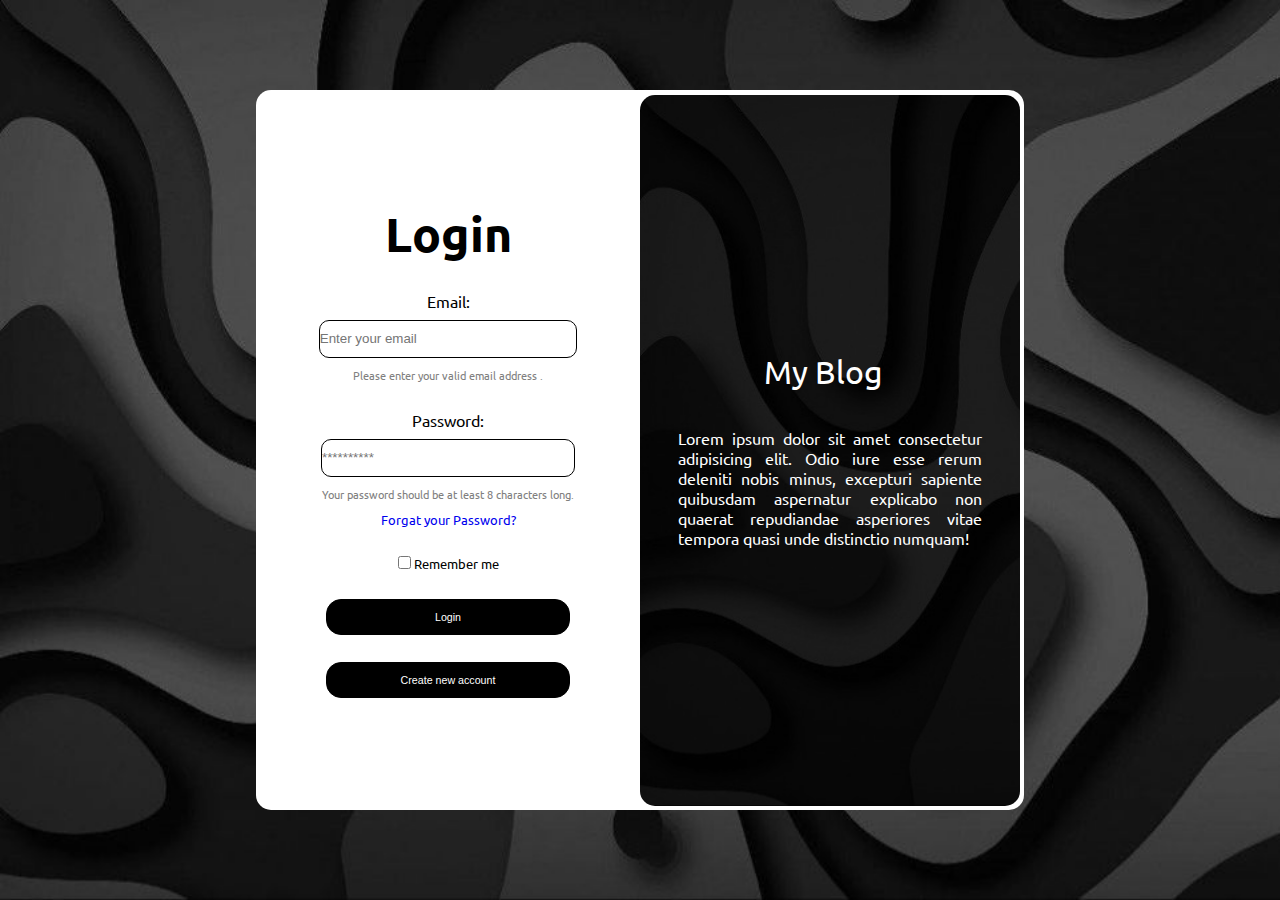
<file: index.html>
<!DOCTYPE html>
<html lang="en">
  <head>
    <meta charset="UTF-8" />
    <meta name="viewport" content="width=device-width, initial-scale=1.0" />
    <title>Login</title>
    <link rel="stylesheet" href="style.css" />
  </head>
  <body>
    <section class="sec-login">
      <div class="container">
        <div class="form-login">
          <p class="login-header"><b>Login</b></p>
          <div class="login-email">
            <label for="email">Email:</label>
            <input type="email" id="email" placeholder="Enter your email"/>
            <span class="input-description">Please enter your valid email address .</span>
          </div>

          <div class="login-password">
            <label for="pass">Password:</label>
            <input type="password" id="pass" placeholder="**********"/>
            <span class="input-description">Your password should be at least 8 characters long.</span>
            <div class="login-forgat-pass">
              <p><a href="#">Forgat your Password?</a></p>
            </div>
          </div>

          <div class="remember-me">
            <label>
              <input type="checkbox" name="remember" /> Remember me
            </label>
          </div>

          <div class="login-btn">
            <button type="submit"><a href="./my-blog.html">Login</a></button>
          </div>

          <div class="new-account">
            <button type="submit"><a href="./register.html">Create new account</a></button>
          </div>
        </div>
        <div class="about-me">
          <p class="titel">My Blog</p>
          <p class="para-about-me">
            Lorem ipsum dolor sit amet consectetur adipisicing elit. Odio iure
            esse rerum deleniti nobis minus, excepturi sapiente quibusdam
            aspernatur explicabo non quaerat repudiandae asperiores vitae
            tempora quasi unde distinctio numquam!
          </p>
        </div>
      </div>
    </section>
  </body>
</html>
</file>
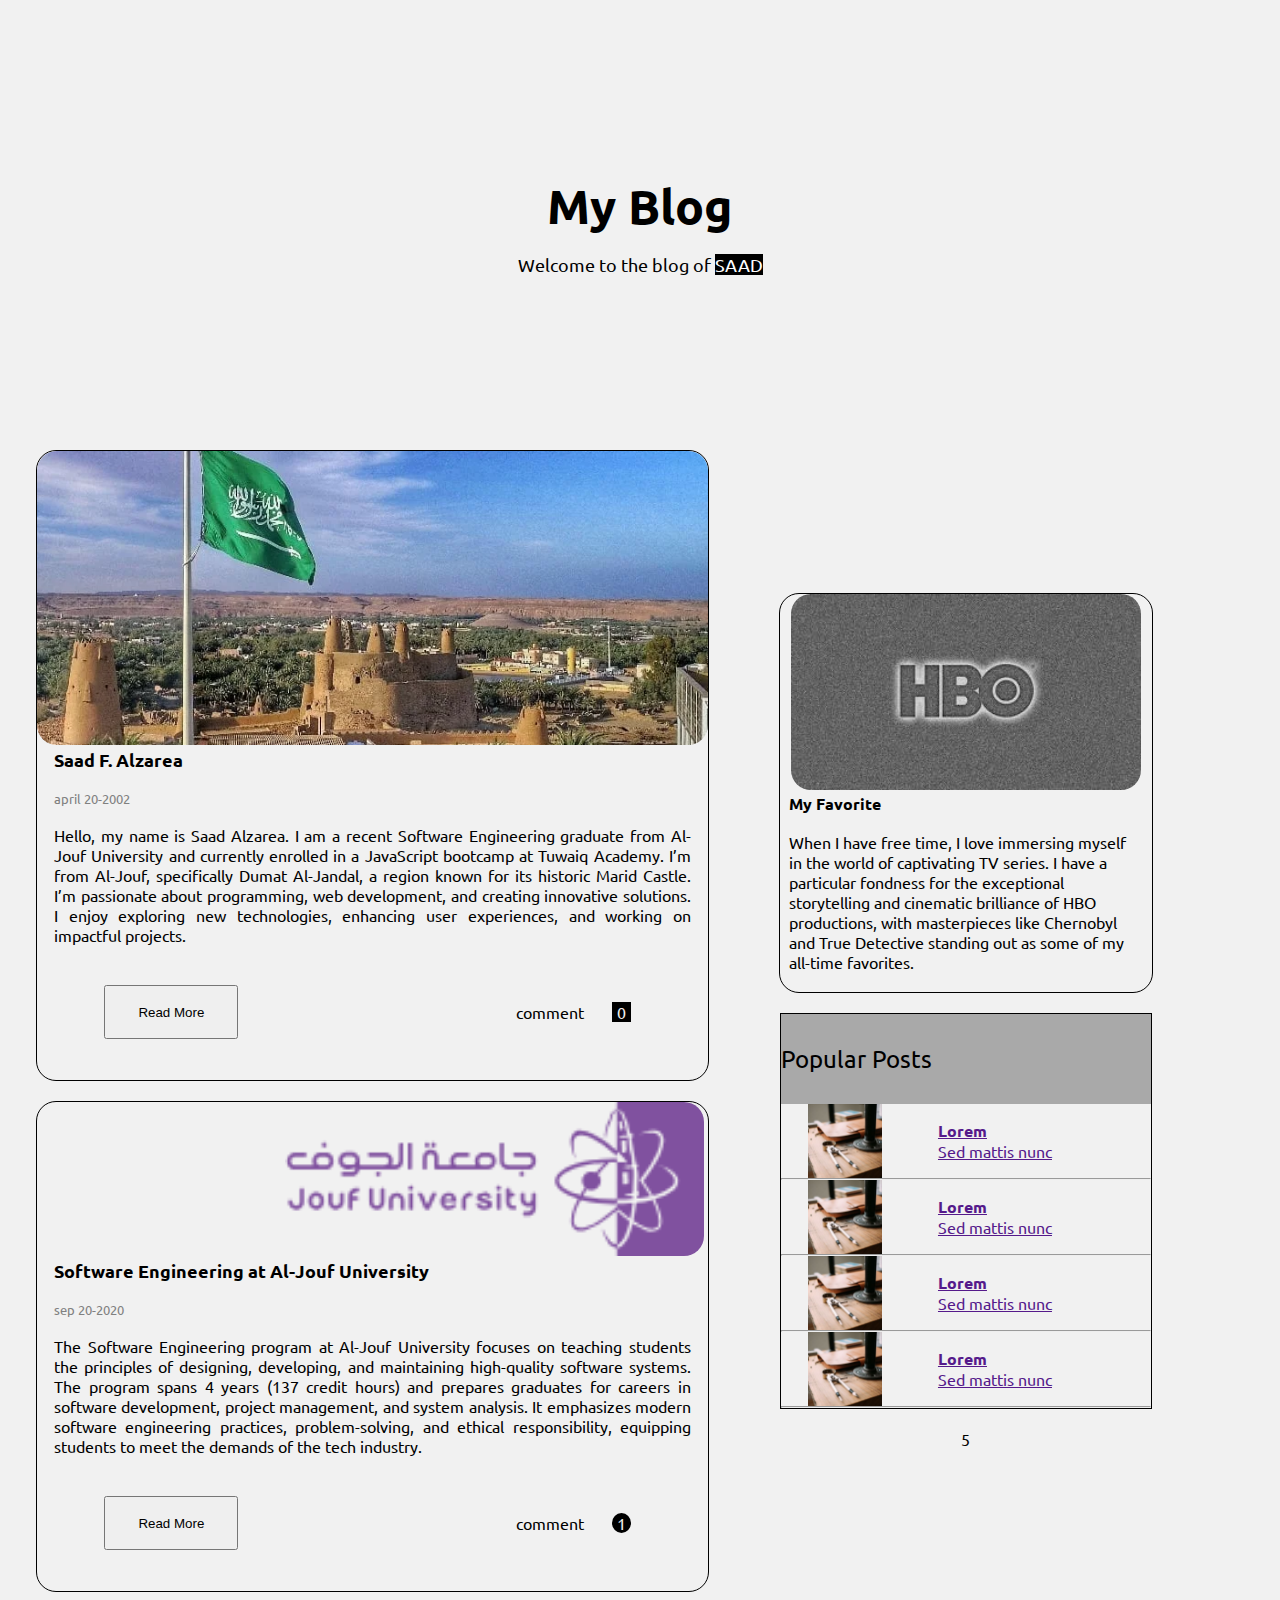
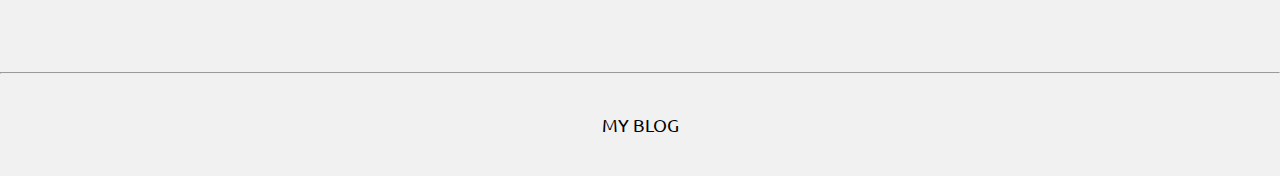
<file: my-blog.html>
<!DOCTYPE html>
<html lang="en">
  <head>
    <meta charset="UTF-8" />
    <meta name="viewport" content="width=device-width, initial-scale=1.0" />
    <title>Document</title>
    <link rel="stylesheet" href="blog.css" />
  </head>
  <body>
    <section class="blog-sec-1">
      <header>
        <p class="my-blog"><b>My Blog</b></p>
        <p class="blog-welcome">
          Welcome to the blog of <span class="my-name">SAAD</span>
        </p>
      </header>
    </section>
    <section class="blog-sec-2">
      <article>
        <div class="container">
          <div class="column">
            <div class="item1">
              <div class="image-item1">
                <img src="./images/historic-Marid1.png" alt="" width="100%" />
              </div>
              <div class="card-text">
                <p class="card-titel"><b>Saad F. Alzarea</b></p>
                <p class="date">april 20-2002</p>
                <p class="card-body">
                  Hello, my name is Saad Alzarea. I am a recent Software
                  Engineering graduate from Al-Jouf University and currently
                  enrolled in a JavaScript bootcamp at Tuwaiq Academy. I’m from
                  Al-Jouf, specifically Dumat Al-Jandal, a region known for its
                  historic Marid Castle. I’m passionate about programming, web
                  development, and creating innovative solutions. I enjoy
                  exploring new technologies, enhancing user experiences, and
                  working on impactful projects.
                </p>
              </div>
              <div class="read-more">
                <div class="read-more-btn">
                  <button>Read More</button>
                </div>
                <div class="comment">
                  <p>comment</p>
                  <p class="comment-number">0</p>
                </div>
              </div>
            </div>
            <div class="item1">
              <div class="image-item1">
                <img src="./images/ju-icon.png" alt="" width="240.5%" />
              </div>
              <div class="card-text">
                <p class="card-titel">
                  <b>Software Engineering at Al-Jouf University</b>
                </p>
                <p class="date">sep 20-2020</p>
                <p class="card-body">
                  The Software Engineering program at Al-Jouf University focuses
                  on teaching students the principles of designing, developing,
                  and maintaining high-quality software systems. The program
                  spans 4 years (137 credit hours) and prepares graduates for
                  careers in software development, project management, and
                  system analysis. It emphasizes modern software engineering
                  practices, problem-solving, and ethical responsibility,
                  equipping students to meet the demands of the tech industry.
                </p>
              </div>
              <div class="read-more">
                <div class="read-more-btn">
                  <button>Read More</button>
                </div>
                <div class="comment">
                  <p>comment</p>
                  <p class="comment-number1">1</p>
                </div>
              </div>
            </div>
          </div>
          <div class="column">
            <div class="item3">
              <div class="card-2-img"><img src="./images/HBO.png" alt="" width="140%"></div>
              <div class="item-3-card">
                <p class="card-titel-2"><b>My Favorite </b></p>
                <p class="card-body-2">
                  When I have free time, I love immersing myself in the world of
                  captivating TV series. I have a particular fondness for the
                  exceptional storytelling and cinematic brilliance of HBO
                  productions, with masterpieces like Chernobyl and True
                  Detective standing out as some of my all-time favorites. <br> <br>
                </p>
              </div>
            </div>
            <div class="item4">
                <div class="posts">
                    <p>Popular Posts</p>
                </div>
                <a href="">
                    <div class="post">
                        <img src="./images/image1.png" alt="" width="10%">
                        <div class="describe">
                            <p> <b>Lorem</b></p>
                            <p>Sed mattis nunc</p>
                        </div>
                    </div>
                </a>
                <hr>
                <a href="">
                    <div class="post">
                        <img src="./images/image1.png" alt="" width="10%">
                        <div class="describe">
                            <p> <b>Lorem</b></p>
                            <p>Sed mattis nunc</p>
                        </div>
                    </div>
                </a>
                <hr>
                <a href="">
                    <div class="post">
                        <img src="./images/image1.png" alt="" width="10%">
                        <div class="describe">
                            <p> <b>Lorem</b></p>
                            <p>Sed mattis nunc</p>
                        </div>
                    </div>
                </a>
                <hr>
                <a href="">
                    <div class="post">
                        <img src="./images/image1.png" alt="" width="10%">
                        <div class="describe">
                            <p> <b>Lorem</b></p>
                            <p>Sed mattis nunc</p>
                        </div>
                    </div>
                </a>
                <hr>
                
            </div>
            <div class="item">5</div>
          </div>
        </div>
      </article>
    </section>
    <br><br><br><br>
    <footer>
        <hr>
        <br>
        <br>
        <p style="font-size: large; text-align: center;">MY BLOG</p>
        <br>
        <br>
    </footer>
  </body>
</html>
</file>
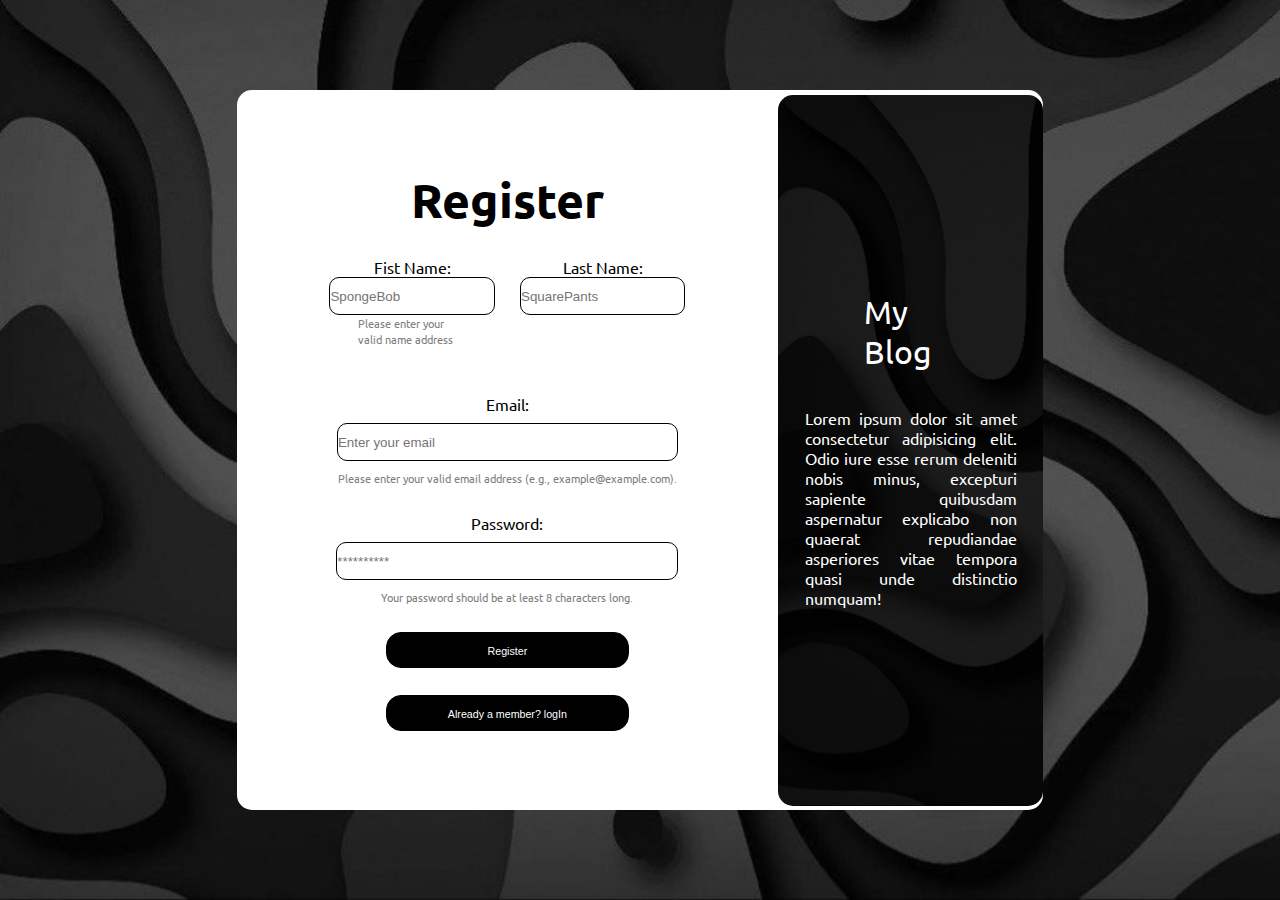
<file: register.html>
<!DOCTYPE html>
<html lang="en">
  <head>
    <meta charset="UTF-8" />
    <meta name="viewport" content="width=device-width, initial-scale=1.0" />
    <title>Register</title>
    <link rel="stylesheet" href="register.css" />
  </head>
  <body>
    <section class="sec-login">
      <div class="container">
        <br><br><br>  
        <div class="form-login">
          <p class="login-header"><b>Register</b></p>

          <dev class="full-name">
            <div class="first-name">
              <label for="fname">Fist Name:</label>
              <input type="text" id="fname" placeholder="SpongeBob" />
              <span class="input-description">Please enter your valid name address</span>
              <br>
            </div>
            <div class="last-name">
              <label for="lname">Last Name:</label>
              <input type="text" id="lname" placeholder="SquarePants" />
            </div>
          </dev>

          <div class="login-email">
            <label for="email">Email:</label>
            <input type="email" id="email" placeholder="Enter your email" />
            <span class="input-description">Please enter your valid email address (e.g., example@example.com).</span>

          </div>

          <div class="login-password">
            <label for="pass">Password:</label>
            <input type="password" id="pass" placeholder="**********" />
            <span class="input-description">Your password should be at least 8 characters long.</span>

          </div>

          <div class="login-btn">
            <button type="submit"><a href="./my-blog.html">Register</a></button>
          </div>

          <div class="new-account">
            <button type="submit"><a href="./index.html">Already a member? logIn</a></button>
          </div>
        </div>
        <div class="about-me">
          <p class="titel">My Blog</p>
          <p class="para-about-me">
            Lorem ipsum dolor sit amet consectetur adipisicing elit. Odio iure
            esse rerum deleniti nobis minus, excepturi sapiente quibusdam
            aspernatur explicabo non quaerat repudiandae asperiores vitae
            tempora quasi unde distinctio numquam!
          </p>
        </div>
      </div>
    </section>
  </body>
</html>
</file>
<file: style.css>
@import url("https://fonts.googleapis.com/css2?family=Bebas+Neue&family=Inter:ital,opsz,wght@0,14..32,100..900;1,14..32,100..900&family=Noto+Kufi+Arabic:wght@100..900&family=Roboto:ital,wght@0,100..900;1,100..900&family=Special+Gothic+Expanded+One&family=Titillium+Web:ital,wght@0,200;0,300;0,400;0,600;0,700;0,900;1,200;1,300;1,400;1,600;1,700&family=Ubuntu:ital,wght@0,300;0,400;0,500;0,700;1,300;1,400;1,500;1,700&display=swap");
* {
  margin: 0%;
  padding: 0%;
}
/* -------------------------------------- */
/* --------media for phone-------------- */
/* -------------------------------------- */
@media only screen and (min-width: 0px) and (max-width: 767px) {
  body {
    background-image: url(./images/image.png);
    background-size: cover;
    font-family: "Ubuntu", sans-serif;
    font-weight: 400;
    font-style: normal;
    background-color: #f1f1f1 !important;
  }
  .sec-login {
    display: flex;
    flex-direction: column;
    align-items: center;
    justify-content: center;
    width: 100%;
    height: 100vh;
  }
  .container {
    display: flex;
    align-items: center;
    flex-direction: column;
    justify-content: start;
    border: 1px solid rgb(0, 0, 0);
    border-radius: 15px;
    background: #ffffff;
    width: 70%;
    height: 65vh;
    /* border: 2px solid rgb(255, 0, 0); */
  }
  .form-login {
    /* border: 2px solid rgb(255, 0, 0); */
    display: flex;
    flex-direction: column;
    align-items: center;
    justify-content: center;
    gap: 3vh;
    width: 50%;
    height: 60vh;
  }
  .login-header {
    font-size: 3em;
  }
  .login-email {
    display: flex;
    flex-direction: column;
    align-items: center;
    justify-content: start;
    gap: 1vh;
    input {
      width: 150%;
      height: 4vh;
      border-radius: 10px;
      border-style: none;
      border: 1px solid rgb(0, 0, 0);
    }
  }
  .login-password {
    display: flex;
    flex-direction: column;
    align-items: center;
    justify-content: start;
    gap: 1vh;
    input {
      width: 150%;
      height: 4vh;
      border-radius: 10px;
      border-style: none;
      border: 1px solid rgb(0, 0, 0);
    }
    .login-forgat-pass {
      width: 150%;
      font-size: 0.8em;
      text-align: center;
      a {
        text-decoration: none;
      }
    }
  }
  .input-description {
    width: 150%;
    font-size: 0.7em;
    color: gray;
    /* margin-top: 4px; */
    display: block;
  }
  .remember-me {
    font-size: 0.8em;
  }
  .login-btn button {
    width: 43vw;
    height: 4vh;
    border-radius: 15px;
    border-style: none;
    color: #ffffff;
    background-color: black;
    border: 1px solid rgb(0, 0, 0);
    a {
      text-decoration: none;
      color: #ffffff;
      font-size: 0.8em;
      text-align: center;
    }
  }
  .new-account button {
    width: 43vw;
    height: 4vh;
    border-radius: 15px;
    border-style: none;
    color: #ffffff;
    background-color: black;
    border: 1px solid rgb(0, 0, 0);
    a {
      text-decoration: none;
      color: #ffffff;
      font-size: 0.8em;
      text-align: center;
    }
  }
  .about-me{
    /* border: 2px solid rgb(255, 0, 0); */
    background-image: url(./images/image-inside.png);
    background-size: cover;
    border-radius: 15px;
  
    display: none;
    flex-direction: column;
    align-items: center;
    width: 99%;
    height: 31vh;
      justify-content: center;
      color: #ffffff;
      gap: 3vh;
      .titel{
          font-size: 1.5em;
          width: 35%;
          /* margin-left: 20%; */
      }
      .para-about-me{
          text-align: justify;
          width: 80%;
          /* margin-left: 20%; */
      }
  }
  .full-name {
    display: flex;
    justify-content: center;
    align-items: center;
    flex-direction: column;
    gap: 5%;
    width: 100vw; 
    gap: 3vh;
  }
  .first-name {
    display: flex;
    flex-direction: column;
    align-items: center;
    /* width: 30%; */
    gap: 1vh;
    input {
      width: 200vw;
      height: 4vh;
      border-radius: 10px;
      border-style: none;
      border: 1px solid rgb(0, 0, 0);
    }
  }
  .last-name {
    display: flex;
    flex-direction: column;
    align-items: center;
    width: 30%;
    gap: 1vh;
    input {
      width: 150%;
      height: 4vh;
      border-radius: 10px;
      border-style: none;
      border: 1px solid rgb(0, 0, 0);
    }
  }
  
}
/* -------------------------------------- */
/* --------media for tablet-------------- */
/* -------------------------------------- */
@media only screen and (min-width: 768px) and (max-width: 991px)  {
  body {
    background-image: url(./images/image.png);
    background-size: cover;
    font-family: "Ubuntu", sans-serif;
    font-weight: 400;
    font-style: normal;
    background-color: #f1f1f1 !important;
  }
  .sec-login {
    display: flex;  
    flex-direction: column;
    align-items: center;
    justify-content: center;
    width: 100%;
    height: 100vh;
  }
  .container {
    display: flex;
    align-items: center;
    flex-direction: column;
    justify-content: start;
    border: 1px solid rgb(0, 0, 0);
    border-radius: 15px;
    background: #ffffff;
    width: 60%;
    height: 60;
    /* border: 2px solid rgb(255, 0, 0); */
  }
  .form-login {
    /* border: 2px solid rgb(255, 0, 0); */
    display: flex;
    flex-direction: column;
    align-items: center;
    justify-content: center;
    gap: 3vh;
    width: 70%;
    height: 60vh;
  }
  .login-header {
    font-size: 3em;
  }
  .login-email {
    display: flex;
    flex-direction: column;
    align-items: center;
    justify-content: start;
    width: 100%;
    gap: 1vh;
    input {
      width: 250%;
      height: 4vh;
      border-radius: 10px;
      border-style: none;
      border: 1px solid rgb(0, 0, 0);
    }
  }
  .login-password {
    display: flex;
    flex-direction: column;
    align-items: center;
    justify-content: start;
    gap: 1vh;
    input {
      width: 70%;
      height: 4vh;
      border-radius: 10px;
      border-style: none;
      border: 1px solid rgb(0, 0, 0);
    }
    .login-forgat-pass {
      width: 200%;
      font-size: 0.8em;
      text-align: center;
      a {
        text-decoration: none;
      }
    }
  }
  .input-description {
    display: flex;
    justify-content: center;
    width: 150%;
    font-size: 0.7em;
    color: gray;
    /* margin-top: 4px; */
    /* display: block; */
  }
  .remember-me {
    font-size: 0.8em;
  }
  .login-btn button {
    width: 43vw;
    height: 4vh;
    border-radius: 15px;
    border-style: none;
    color: #ffffff;
    background-color: black;
    border: 1px solid rgb(0, 0, 0);
    a {
      text-decoration: none;
      color: #ffffff;
      font-size: 0.8em;
      text-align: center;
    }
  }
  .new-account button {
    width: 43vw;
    height: 4vh;
    border-radius: 15px;
    border-style: none;
    color: #ffffff;
    background-color: black;
    border: 1px solid rgb(0, 0, 0);
    a {
      text-decoration: none;
      color: #ffffff;
      font-size: 0.8em;
      text-align: center;
    }
  }
  .about-me{
    /* display: none; */
    /* border: 2px solid rgb(255, 0, 0); */
    background-image: url(./images/image-inside.png);
    background-size: cover;
    border-radius: 15px;
  
    display: none;
    flex-direction: column;
    align-items: center;
    width: 99%;
    height: 31vh;
      justify-content: center;
      color: #ffffff;
      gap: 3vh;
      .titel{
          font-size: 1.5em;
          width: 35%;
          /* margin-left: 20%; */
      }
      .para-about-me{
          text-align: justify;
          width: 80%;
          /* margin-left: 20%; */
      }
  }
  
}

/* -------------------------------------- */
/* --------media for laptop-------------- */
/* -------------------------------------- */
@media only screen and (min-width: 992px) {
  body {
    background-image: url(./images/image.png);
    background-size: cover;
    font-family: "Ubuntu", sans-serif;
    font-weight: 400;
    font-style: normal;
    background-color: #f1f1f1 !important;
  }
  .sec-login {
    display: flex;
    flex-direction: column;
    align-items: center;
    justify-content: center;
    width: 100%;
    height: 100vh;
  }
  .container {
    display: flex;
    align-items: center;
    justify-content: start;
    /* border: 1px solid rgb(0, 0, 0); */
    border-radius: 15px;
  
    background: #ffffff;
    width: 60%;
    height: 80vh;
    /* border: 2px solid rgb(255, 0, 0); */
  }
  .form-login {
    /* border: 2px solid rgb(255, 0, 0); */
  
    display: flex;
    flex-direction: column;
    align-items: center;
    justify-content: center;
    gap: 5%;
    width: 50%;
    height: 60vh;
  }
  .login-header {
    font-size: 3em;
  }
  .login-email {
    display: flex;
    flex-direction: column;
    align-items: center;
    justify-content: start;
    gap: 1vh;
    input {
      width: 135%;
      height: 4vh;
      border-radius: 10px;
      border-style: none;
      border: 1px solid rgb(0, 0, 0);
    }
  }
  .login-password {
    display: flex;
    flex-direction: column;
    align-items: center;
    justify-content: start;
    gap: 1vh;
    input {
      width: 100%;
      height: 4vh;
      border-radius: 10px;
      border-style: none;
      border: 1px solid rgb(0, 0, 0);
    }
    .login-forgat-pass {
      font-size: 0.8em;
      text-align: center;
      a {
          text-decoration: none;
      }
    }
  }
  .input-description {
      font-size: 0.7em;
      color: gray;
      /* margin-top: 4px; */
      display: block;
    }
  .remember-me {
    font-size: 0.8em;
  }
  .login-btn button {
    width: 19vw;
    height: 4vh;
    border-radius: 15px;
    border-style: none;
    color: #ffffff;
    background-color: black;
    border: 1px solid rgb(0, 0, 0);
    a {
      text-decoration: none;
      color: #ffffff;
      font-size: 0.8em;
      text-align: center;
    }
  }
  .new-account button {
    width: 19vw;
    height: 4vh;
    border-radius: 15px;
    border-style: none;
    color: #ffffff;
    background-color: black;
    border: 1px solid rgb(0, 0, 0);
    a {
      text-decoration: none;
      color: #ffffff;
      font-size: 0.8em;
      text-align: center;
    }
  }
  .about-me{
    /* border: 2px solid rgb(255, 0, 0); */
    background-image: url(./images/image-inside.png);
    background-size: cover;
    border-radius: 15px;
  
    display: flex;
    flex-direction: column;
    align-items: center;
    width: 49.5%;
    height: 79vh;
      justify-content: center;
      color: #ffffff;
      gap: 4vh;
      .titel{
          font-size: 2em;
          width: 35%;
          /* margin-left: 20%; */
      }
      .para-about-me{
          text-align: justify;
          width: 80%;
          /* margin-left: 20%; */
      }
  }
}










/* ------------------------------------ */
/* ------- register.html styling------- */
/* ------------------------------------ */
.full-name {
  display: flex;
  justify-content: space-around;
  gap: 5%;
}
.first-name {
  display: flex;
  flex-direction: column;
  align-items: center;
  width: 30%;
  input {
    width: 150%;
    height: 4vh;
    border-radius: 10px;
    border-style: none;
    border: 1px solid rgb(0, 0, 0);
  }
}
.last-name {
  display: flex;
  flex-direction: column;
  align-items: center;
  width: 30%;
  input {
    width: 150%;
    height: 4vh;
    border-radius: 10px;
    border-style: none;
    border: 1px solid rgb(0, 0, 0);
  }
}
</file>
<file: blog.css>
@import url("https://fonts.googleapis.com/css2?family=Bebas+Neue&family=Inter:ital,opsz,wght@0,14..32,100..900;1,14..32,100..900&family=Noto+Kufi+Arabic:wght@100..900&family=Roboto:ital,wght@0,100..900;1,100..900&family=Special+Gothic+Expanded+One&family=Titillium+Web:ital,wght@0,200;0,300;0,400;0,600;0,700;0,900;1,200;1,300;1,400;1,600;1,700&family=Ubuntu:ital,wght@0,300;0,400;0,500;0,700;1,300;1,400;1,500;1,700&display=swap");
* {
  margin: 0%;
  padding: 0%;
}
body {
  font-family: "Ubuntu", sans-serif;
  font-weight: 400;
  font-style: normal;
  background-color: #f1f1f1 !important;
}

header{
    display: flex;
    flex-direction: column;
    align-items: center;
    justify-content: center;
    text-align: center;
    gap: 2vh;
    height: 50vh; 
}
header{
    display: flex;
    flex-direction: column;
    align-items: center;
    justify-content: center;
    text-align: center;
    gap: 2vh;
}
.my-blog{
    font-size: 3em;
}
.blog-welcome{
    font-size: large;
}
span{
    background-color: black;
    color: white;
    width: 20%;
}
.container{
    display: grid;
    grid-template-columns: 2fr 1fr;
    width: 90%;
    justify-content: center;
    align-items: center;
    gap: 3%;
}
.item1{
    display: flex;
    flex-direction: column;
    /* justify-content: center; */
    align-items: center;
    width: 90%;
    border: 1px solid black;
    border-radius:20px ;
    img{
        border-radius:20px ;
    }
}
.card-text{
    display: flex;
    flex-direction: column;
    justify-content: start;
    align-items: start;
    gap: 2vh;
    width: 95%;
}
.card-titel{
    font-size: large;
}
.date{
    font-size: small;
    color: gray;
}
.card-body{
    text-align: justify;
}
.read-more{
    display: flex;
    justify-content: space-around;
    align-items: center;
    height: 15vh;
    /* border: 1px solid red; */
    width: 100%;

}
.read-more-btn{
    width: 40%;
    button{
        width: 50%;
        height: 6vh;
    }
}
.comment{
    display: flex;
    justify-content: space-around;
    align-items: center;
    width: 20%;
    gap: 10px;
    /* border: 1px solid red; */
}
.comment-number{
    width: 1.5vw;
    background-color: black;
    color: #f1f1f1;
    text-align: center;
}
.comment-number1{
    width: 1.5vw;
    background-color: black;
    color: #f1f1f1;
    border-radius: 50%;
    text-align: center;
}

.column{
    display: flex;
    flex-direction: column;
    justify-content: start;
    align-items: center;
    gap: 20px;
}
.item3{
    display: flex;
    flex-direction: column;
    justify-content: center;
    align-items: center;
    width: 100%;
    border: 1px solid black;
    border-radius:20px ;
    
    img{
        border-radius:20px ;
        margin-left:-50px ;
    }
}
.item-3-card{
    display: flex;
    flex-direction: column;
    justify-content: start;
    align-items: start;
    gap: 2vh;
    width: 95%;
}
.item4{
    background-color: darkgrey;
    border: 1px solid black;
    /* border-radius:20px ; */
}
.posts{
    height: 10vh;
    p{
        font-size: 1.5em;
    }
    display: flex;
    align-items: center;
}
.post{
    background-color: #f1f1f1;
    display: flex;
    justify-content: space-around;
    align-items: center;
    img{
        width: 20%;
    }
}
.describe{
    width: 50%;
    text-align: start;
}
.post:hover{
    background-color: gray;
}
/* <div class="item">
<div class="posts">
    <p>Popular Posts</p>
</div>
<a href="">
    <div class="post">
        <img src="./images/image1.png" alt="" width="20%">
        <div class="describe">
            <p> <b>Lorem</b></p>
            <p>Sed mattis nunc</p>
        </div>
    </div>
</a>
</div> */
</file>
<file: register.css>
@import url("https://fonts.googleapis.com/css2?family=Bebas+Neue&family=Inter:ital,opsz,wght@0,14..32,100..900;1,14..32,100..900&family=Noto+Kufi+Arabic:wght@100..900&family=Roboto:ital,wght@0,100..900;1,100..900&family=Special+Gothic+Expanded+One&family=Titillium+Web:ital,wght@0,200;0,300;0,400;0,600;0,700;0,900;1,200;1,300;1,400;1,600;1,700&family=Ubuntu:ital,wght@0,300;0,400;0,500;0,700;1,300;1,400;1,500;1,700&display=swap");
* {
  margin: 0%;
  padding: 0%;
}
/* -------------------------------------- */
/* --------media for phone-------------- */
/* -------------------------------------- */
@media only screen and (min-width: 0px) and (max-width: 767px) {
  body {
    background-image: url(./images/image.png);
    background-size: cover;
    font-family: "Ubuntu", sans-serif;
    font-weight: 400;
    font-style: normal;
    background-color: #f1f1f1 !important;
  }
  .sec-login {
    display: flex;
    flex-direction: column;
    align-items: center;
    justify-content: center;
    width: 100%;
    height: 100vh;
  }
  .container {
    display: flex;
    flex-direction: column;
    justify-content: center;
    align-items: center;
    justify-content: start;
    border: 1px solid rgb(0, 0, 0);
    border-radius: 15px;
    background: #ffffff;
    width: 80%;
    height: 85vh;
    /* border: 2px solid rgb(255, 0, 0); */
  }
  .form-login {
    /* border: 2px solid rgb(255, 0, 0); */
    display: flex;
    flex-direction: column;
    align-items: center;
    justify-content: center;
    gap: 3vh;
    width: 50%;
    height: 70vh;
  }
  .login-header {
    font-size: 3em;
  }
  .login-email {
    display: flex;
    flex-direction: column;
    align-items: center;
    justify-content: start;
    gap: 1vh;
    input {
      width: 150%;
      height: 4vh;
      border-radius: 10px;
      border-style: none;
      border: 1px solid rgb(0, 0, 0);
    }
  }
  .login-password {
    display: flex;
    flex-direction: column;
    align-items: center;
    justify-content: start;
    gap: 1vh;
    input {
      width: 150%;
      height: 4vh;
      border-radius: 10px;
      border-style: none;
      border: 1px solid rgb(0, 0, 0);
    }
    .login-forgat-pass {
      width: 150%;
      font-size: 0.8em;
      text-align: center;
      a {
        text-decoration: none;
      }
    }
  }
  .input-description {
    width: 150%;
    font-size: 0.7em;
    color: gray;
    /* margin-top: 4px; */
    display: block;
  }
  .remember-me {
    font-size: 0.8em;
  }
  .login-btn button {
    width: 43vw;
    height: 4vh;
    border-radius: 15px;
    border-style: none;
    color: #ffffff;
    background-color: black;
    border: 1px solid rgb(0, 0, 0);
    a {
      text-decoration: none;
      color: #ffffff;
      font-size: 0.8em;
      text-align: center;
    }
  }
  .new-account button {
    width: 43vw;
    height: 4vh;
    border-radius: 15px;
    border-style: none;
    color: #ffffff;
    background-color: black;
    border: 1px solid rgb(0, 0, 0);
    a {
      text-decoration: none;
      color: #ffffff;
      font-size: 0.8em;
      text-align: center;
    }
  }
  .about-me{
    /* border: 2px solid rgb(255, 0, 0); */
    background-image: url(./images/image-inside.png);
    background-size: cover;
    border-radius: 15px;
  
    display: none;
    flex-direction: column;
    align-items: center;
    width: 99%;
    height: 31vh;
      justify-content: center;
      color: #ffffff;
      gap: 3vh;
      .titel{
          font-size: 1.5em;
          width: 35%;
          /* margin-left: 20%; */
      }
      .para-about-me{
          text-align: justify;
          width: 80%;
          /* margin-left: 20%; */
      }
  }
  .full-name {
    display: flex;
    justify-content: center;
    align-items: center;
    flex-direction: column;
    gap: 5%;
    width: 130vw; 
    gap: 10vh;
  }
  .first-name {
    display: flex;
    flex-direction: column;
    align-items: center;
    width: 100%;
    gap: 1vh;
    input {
      width: 200vw;
      height: 4vh;
      border-radius: 10px;
      border-style: none;
      border: 1px solid rgb(0, 0, 0);
    }
  }
  .last-name {
    display: flex;
    flex-direction: column;
    align-items: center;
    width: 30%;
    gap: 1vh;
    input {
      width: 150%;
      height: 4vh;
      border-radius: 10px;
      border-style: none;
      border: 1px solid rgb(0, 0, 0);
    }
  }
  
}
/* -------------------------------------- */
/* --------media for tablet-------------- */
/* -------------------------------------- */
@media only screen and (min-width: 768px) and (max-width: 991px)  {
  body {
    background-image: url(./images/image.png);
    background-size: cover;
    font-family: "Ubuntu", sans-serif;
    font-weight: 400;
    font-style: normal;
    background-color: #f1f1f1 !important;
  }
  .sec-login {
    display: flex;  
    flex-direction: column;
    align-items: center;
    justify-content: center;
    width: 100%;
    height: 100vh;
  }
  .container {
    display: flex;
    align-items: center;
    flex-direction: column;
    justify-content: start;
    border: 1px solid rgb(0, 0, 0);
    border-radius: 15px;
    background: #ffffff;
    width: 60%;
    height: 60;
    /* border: 2px solid rgb(255, 0, 0); */
  }
  .form-login {
    /* border: 2px solid rgb(255, 0, 0); */
    display: flex;
    flex-direction: column;
    align-items: center;
    justify-content: center;
    gap: 3vh;
    width: 50%;
    height: 72vh;
  }
  .login-header {
    font-size: 3em;
  }
  .login-email {
    display: flex;
    flex-direction: column;
    align-items: center;
    justify-content: start;
    gap: 1vh;
    input {
      width: 150%;
      height: 4vh;
      border-radius: 10px;
      border-style: none;
      border: 1px solid rgb(0, 0, 0);
    }
  }
  .login-password {
    display: flex;
    flex-direction: column;
    align-items: center;
    justify-content: start;
    gap: 1vh;
    input {
      width: 150%;
      height: 4vh;
      border-radius: 10px;
      border-style: none;
      border: 1px solid rgb(0, 0, 0);
    }
    .login-forgat-pass {
      width: 200%;
      font-size: 0.8em;
      text-align: center;
      a {
        text-decoration: none;
      }
    }
  }
  .input-description {
    display: flex;
    justify-content: center;
    width: 150%;
    font-size: 0.7em;
    color: gray;
    /* margin-top: 4px; */
    /* display: block; */
  }
  .remember-me {
    font-size: 0.8em;
  }
  .login-btn button {
    width: 43vw;
    height: 4vh;
    border-radius: 15px;
    border-style: none;
    color: #ffffff;
    background-color: black;
    border: 1px solid rgb(0, 0, 0);
    a {
      text-decoration: none;
      color: #ffffff;
      font-size: 0.8em;
      text-align: center;
    }
  }
  .new-account button {
    width: 43vw;
    height: 4vh;
    border-radius: 15px;
    border-style: none;
    color: #ffffff;
    background-color: black;
    border: 1px solid rgb(0, 0, 0);
    a {
      text-decoration: none;
      color: #ffffff;
      font-size: 0.8em;
      text-align: center;
    }
  }
  .about-me{
    /* display: none; */
    /* border: 2px solid rgb(255, 0, 0); */
    background-image: url(./images/image-inside.png);
    background-size: cover;
    border-radius: 15px;
  
    display: none;
    flex-direction: column;
    align-items: center;
    width: 99%;
    height: 31vh;
      justify-content: center;
      color: #ffffff;
      gap: 3vh;
      .titel{
          font-size: 1.5em;
          width: 35%;
          /* margin-left: 20%; */
      }
      .para-about-me{
          text-align: justify;
          width: 80%;
          /* margin-left: 20%; */
      }
  }
  .full-name {
    display: flex;
    flex-direction: column;
    align-items: center;
    justify-content: center;
    width: 350%;
    gap: 5vh;
  }
  .first-name {
    display: flex;
    flex-direction: column;
    align-items: center;
    width: 200%;
    gap: 1vh;
    input {
      /* height: 4vh; */
      border-radius: 10px;
      border-style: none;
      border: 1px solid rgb(0, 0, 0);
    }
  }
  .last-name {
    display: flex;
    flex-direction: column;
    align-items: center;
    width: 30%;
    gap: 1vh;

    input {
      width: 150%;
      height: 4vh;
      border-radius: 10px;
      border-style: none;
      border: 1px solid rgb(0, 0, 0);
    }
  }
  
}

/* -------------------------------------- */
/* --------media for laptop-------------- */
/* -------------------------------------- */
@media only screen and (min-width: 992px) {
  body {
    background-image: url(./images/image.png);
    background-size: cover;
    font-family: "Ubuntu", sans-serif;
    font-weight: 400;
    font-style: normal;
    background-color: #f1f1f1 !important;
  }
  .sec-login {
    display: flex;
    flex-direction: column;
    align-items: center;
    justify-content: center;
    width: 100%;
    height: 100vh;
  }
  .container {
    display: flex;
    align-items: center;
    justify-content: start;
    /* border: 1px solid rgb(0, 0, 0); */
    border-radius: 15px;
  
    background: #ffffff;
    width: 63%;
    height: 80vh;
    /* border: 2px solid rgb(255, 0, 0); */
  }
  .form-login {
    /* border: 2px solid rgb(255, 0, 0); */
  
    display: flex;
    flex-direction: column;
    align-items: center;
    justify-content: center;
    gap: 5%;
    width: 100%;
    height: 60vh;
  }
  .login-header {
    font-size: 3em;
  }
  .login-email {
    display: flex;
    flex-direction: column;
    align-items: center;
    justify-content: start;
    gap: 1vh;
    input {
      width: 100%;
      height: 4vh;
      border-radius: 10px;
      border-style: none;
      border: 1px solid rgb(0, 0, 0);
    }
  }
  .login-password {
    display: flex;
    flex-direction: column;
    align-items: center;
    justify-content: start;
    gap: 1vh;
    input {
      width: 135%;
      height: 4vh;
      border-radius: 10px;
      border-style: none;
      border: 1px solid rgb(0, 0, 0);
    }
    .login-forgat-pass {
      font-size: 0.8em;
      text-align: center;
      a {
          text-decoration: none;
      }
    }
  }
  .input-description {
      font-size: 0.7em;
      color: gray;
      /* margin-top: 4px; */
      display: block;
    }
  .remember-me {
    font-size: 0.8em;
  }
  .login-btn button {
    width: 19vw;
    height: 4vh;
    border-radius: 15px;
    border-style: none;
    color: #ffffff;
    background-color: black;
    border: 1px solid rgb(0, 0, 0);
    a {
      text-decoration: none;
      color: #ffffff;
      font-size: 0.8em;
      text-align: center;
    }
  }
  .new-account button {
    width: 19vw;
    height: 4vh;
    border-radius: 15px;
    border-style: none;
    color: #ffffff;
    background-color: black;
    border: 1px solid rgb(0, 0, 0);
    a {
      text-decoration: none;
      color: #ffffff;
      font-size: 0.8em;
      text-align: center;
    }
  }
  .about-me{
    /* border: 2px solid rgb(255, 0, 0); */
    background-image: url(./images/image-inside.png);
    background-size: cover;
    border-radius: 15px;
  
    display: flex;
    flex-direction: column;
    align-items: center;
    width: 49%;
    height: 79vh;
      justify-content: center;
      color: #ffffff;
      gap: 4vh;
      .titel{
          font-size: 2em;
          width: 35%;
          /* margin-left: 20%; */
      }
      .para-about-me{
          text-align: justify;
          width: 80%;
          /* margin-left: 20%; */
      }
  }
  .full-name {
    display: flex;
    justify-content: space-around;
    gap: 5%;
  }
  .first-name {
    display: flex;
    flex-direction: column;
    align-items: center;
    width: 30%;
    input {
      width: 150%;
      height: 4vh;
      border-radius: 10px;
      border-style: none;
      border: 1px solid rgb(0, 0, 0);
    }
  }
  .last-name {
    display: flex;
    flex-direction: column;
    align-items: center;
    width: 30%;
    input {
      width: 150%;
      height: 4vh;
      border-radius: 10px;
      border-style: none;
      border: 1px solid rgb(0, 0, 0);
    }
  }
}










/* ------------------------------------ */
/* ------- register.html styling------- */
/* ------------------------------------ */
.full-name {
  display: flex;
  justify-content: space-around;
  gap: 5%;
}
.first-name {
  display: flex;
  flex-direction: column;
  align-items: center;
  width: 30%;
  input {
    width: 150%;
    height: 4vh;
    border-radius: 10px;
    border-style: none;
    border: 1px solid rgb(0, 0, 0);
  }
}
.last-name {
  display: flex;
  flex-direction: column;
  align-items: center;
  width: 30%;
  input {
    width: 150%;
    height: 4vh;
    border-radius: 10px;
    border-style: none;
    border: 1px solid rgb(0, 0, 0);
  }
}
</file>
